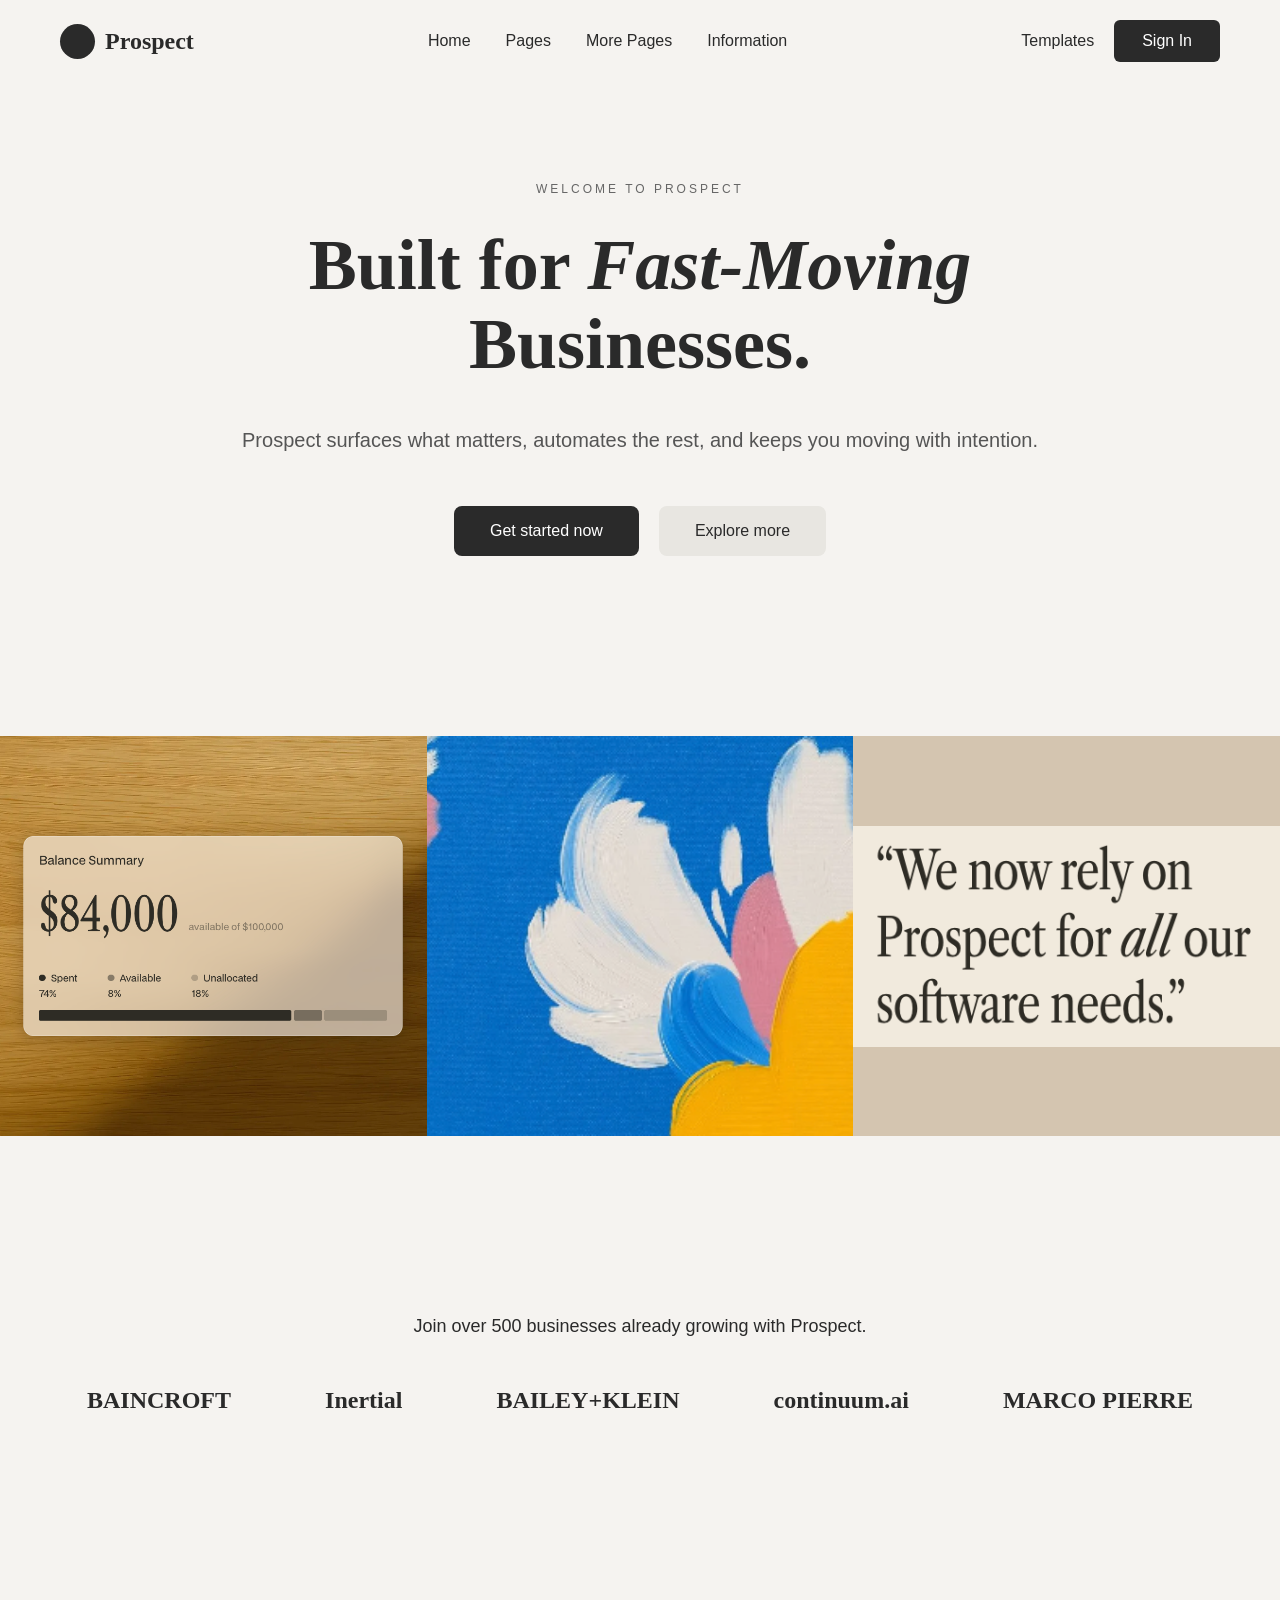
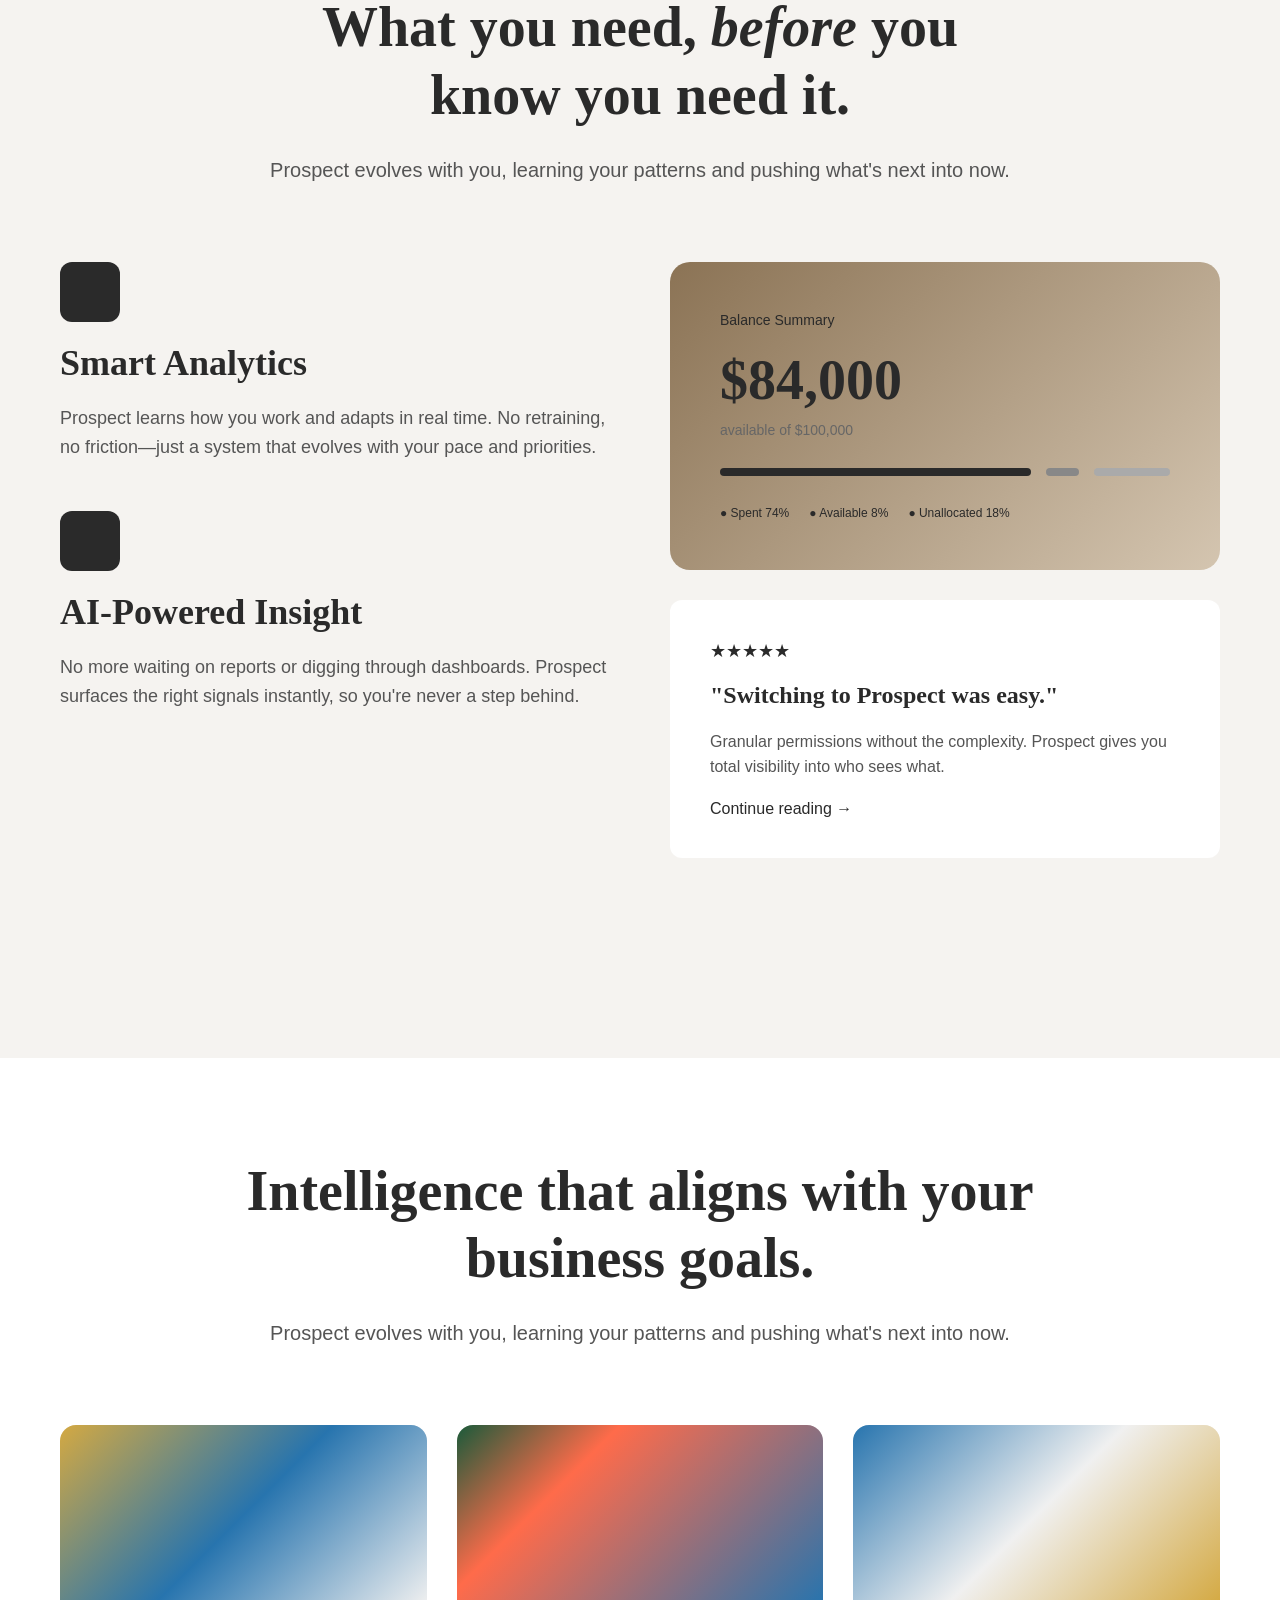
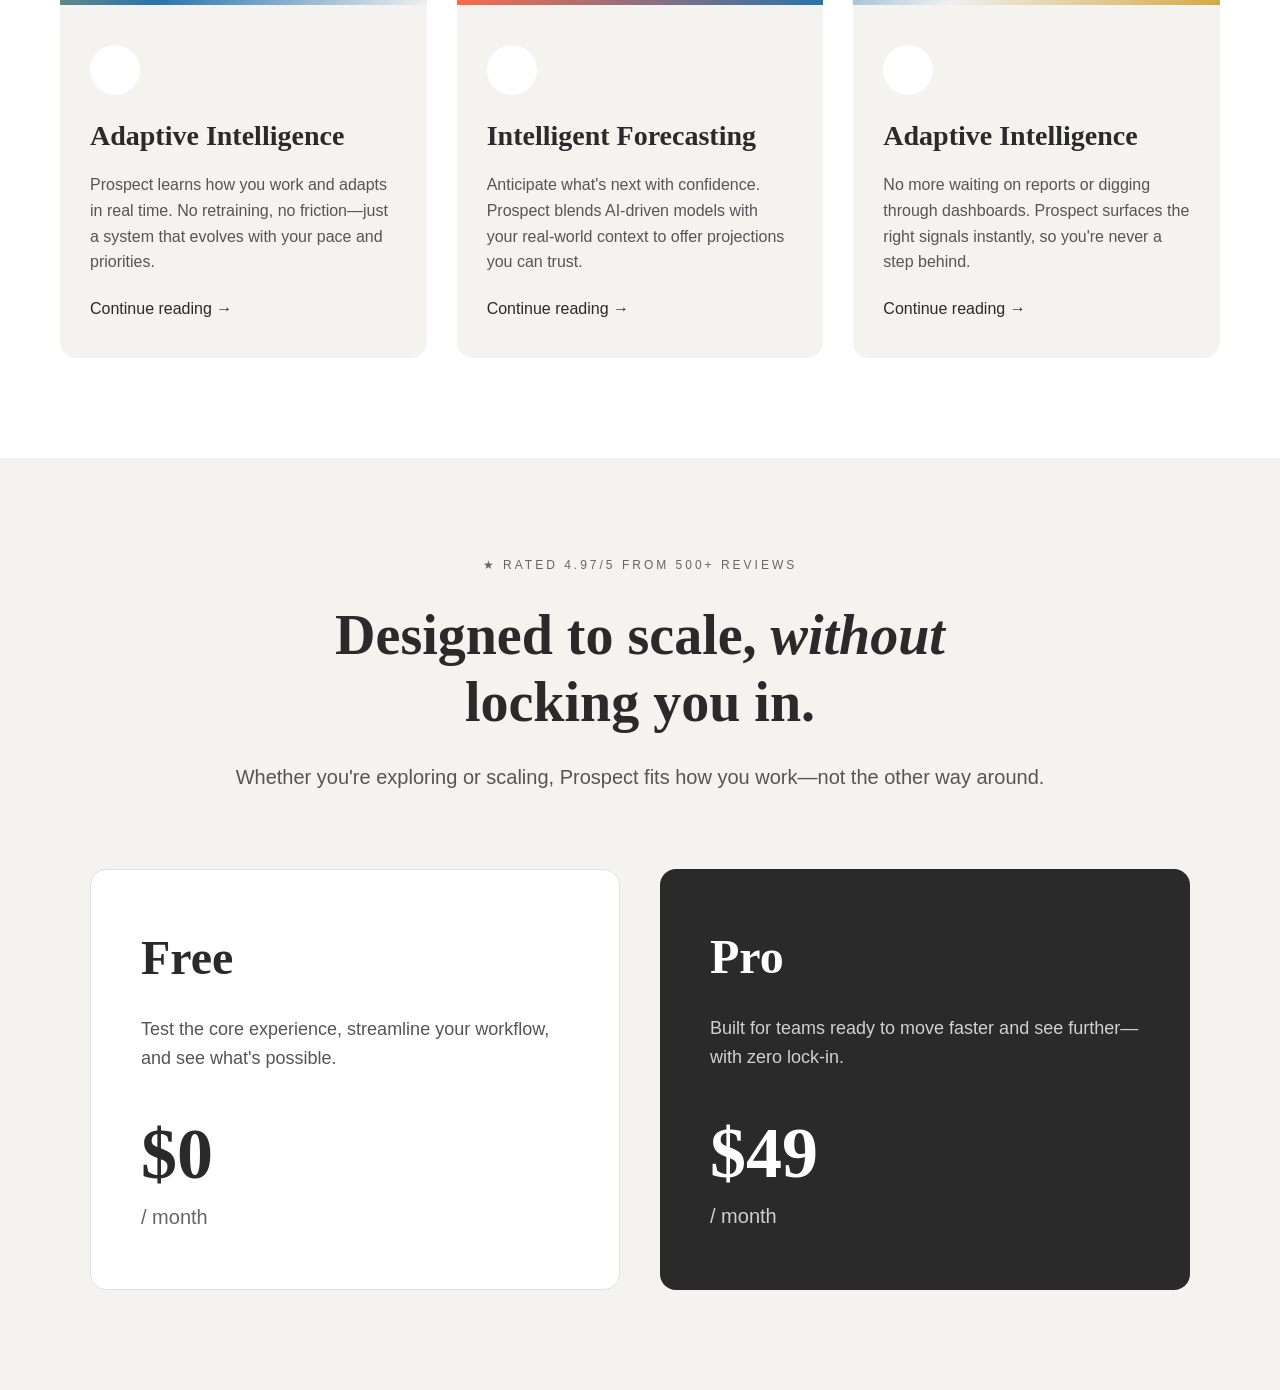
<file: index.html>
<!DOCTYPE html>
<html lang="en">
<head>
    <meta charset="UTF-8">
    <meta name="viewport" content="width=device-width, initial-scale=1.0">
    <title>Prospect - Financial Intelligence Platform</title>
    <link href="style.css" rel="stylesheet">
    
</head>
<body>
    <header>
        <div class="logo">
            <div class="logo-icon"></div>
            <span>Prospect</span>
        </div>
        <nav>
            <a href="#">Home</a>
            <a href="#">Pages</a>
            <a href="#">More Pages</a>
            <a href="#">Information</a>
        </nav>
        <div class="header-right">
            <button class="templates-btn">Templates</button>
            <a href="signinpage.html"><button class="buy-btn" >Sign In</button></a>
        </div>
    </header>

    <section class="hero">
        <div class="hero-subtitle">WELCOME TO PROSPECT</div>
        <h1>Built for <span class="italic">Fast-Moving</span><br>Businesses.</h1>
        <p>Prospect surfaces what matters, automates the rest, and keeps you moving with intention.</p>
        <div class="hero-buttons">
            <button class="btn-dark">Get started now</button>
            <button class="btn-light">Explore more</button>
        </div>
    </section>

   
    <div class="image-grid">
        <div class="grid-item"></div>
        <div class="grid-item"></div>
        <div class="grid-item"></div>
    </div>

    
    <section class="logos-section">
        <p>Join over 500 businesses already growing with Prospect.</p>
        <div class="logos">
            <div class="logo-item">BAINCROFT</div>
            <div class="logo-item">Inertial</div>
            <div class="logo-item">BAILEY+KLEIN</div>
            <div class="logo-item">continuum.ai</div>
            <div class="logo-item">MARCO PIERRE</div>
        </div>
    </section>

   
    <section class="features-section">
        <h2>What you need, <span class="italic">before</span> you<br>know you need it.</h2>
        <p class="subtitle">Prospect evolves with you, learning your patterns and pushing what's next into now.</p>
        
        <div class="features-grid">
            <div class="feature-left">
                <div class="feature-item">
                    <div class="feature-icon"></div>
                    <h3>Smart Analytics</h3>
                    <p>Prospect learns how you work and adapts in real time. No retraining, no friction—just a system that evolves with your pace and priorities.</p>
                </div>
                <div class="feature-item">
                    <div class="feature-icon"></div>
                    <h3>AI-Powered Insight</h3>
                    <p>No more waiting on reports or digging through dashboards. Prospect surfaces the right signals instantly, so you're never a step behind.</p>
                </div>
            </div>
            
            <div class="feature-right">
                <div class="balance-card">
                    <div class="balance-title">Balance Summary</div>
                    <div class="balance-amount">$84,000</div>
                    <div class="balance-subtitle">available of $100,000</div>
                    <div class="balance-bars">
                        <div style="width: 74%; height: 8px; background: #2a2a2a; border-radius: 4px;"></div>
                        <div style="width: 8%; height: 8px; background: #888; border-radius: 4px;"></div>
                        <div style="width: 18%; height: 8px; background: #aaa; border-radius: 4px;"></div>
                    </div>
                    <div style="display: flex; gap: 20px;">
                        <div class="bar-label">● Spent 74%</div>
                        <div class="bar-label">● Available 8%</div>
                        <div class="bar-label">● Unallocated 18%</div>
                    </div>
                </div>
                
                <div class="testimonial-card">
                    <div class="stars">★★★★★</div>
                    <h4>"Switching to Prospect was easy."</h4>
                    <p>Granular permissions without the complexity. Prospect gives you total visibility into who sees what.</p>
                    <a href="#" class="continue-link">Continue reading →</a>
                </div>
            </div>
        </div>
    </section>

   
    <section class="ai-section">
        <h2>Intelligence that aligns with <span class="italic">your</span><br>business goals.</h2>
        <p class="subtitle">Prospect evolves with you, learning your patterns and pushing what's next into now.</p>
        
        <div class="ai-cards">
            <div class="ai-card">
                <div class="ai-card-header"></div>
                <div class="ai-card-body">
                    <div class="ai-icon"></div>
                    <h3>Adaptive Intelligence</h3>
                    <p>Prospect learns how you work and adapts in real time. No retraining, no friction—just a system that evolves with your pace and priorities.</p>
                    <a href="#" class="continue-link">Continue reading →</a>
                </div>
            </div>
            
            <div class="ai-card">
                <div class="ai-card-header" style="background: linear-gradient(135deg, #1a5a3a 0%, #ff6b4a 30%, #2774ae 100%);"></div>
                <div class="ai-card-body">
                    <div class="ai-icon"></div>
                    <h3>Intelligent Forecasting</h3>
                    <p>Anticipate what's next with confidence. Prospect blends AI-driven models with your real-world context to offer projections you can trust.</p>
                    <a href="#" class="continue-link">Continue reading →</a>
                </div>
            </div>
            
            <div class="ai-card">
                <div class="ai-card-header" style="background: linear-gradient(135deg, #2774ae 0%, #f0f0f0 50%, #d4a942 100%);"></div>
                <div class="ai-card-body">
                    <div class="ai-icon"></div>
                    <h3>Adaptive Intelligence</h3>
                    <p>No more waiting on reports or digging through dashboards. Prospect surfaces the right signals instantly, so you're never a step behind.</p>
                    <a href="#" class="continue-link">Continue reading →</a>
                </div>
            </div>
        </div>
    </section>

   
    <section class="pricing-section">
        <div class="pricing-header">
            <div class="pricing-badge">★ RATED 4.97/5 FROM 500+ REVIEWS</div>
            <h2>Designed to scale, <span class="italic">without</span><br>locking you in.</h2>
            <p class="subtitle">Whether you're exploring or scaling, Prospect fits how you work—not the other way around.</p>
        </div>
        
        <div class="pricing-cards">
            <div class="pricing-card free">
                <h3 class="plan-name">Free</h3>
                <p class="plan-description">Test the core experience, streamline your workflow, and see what's possible.</p>
                <div class="price">$0</div>
                <div class="price-period">/ month</div>
            </div>
            
            <div class="pricing-card pro">
                <h3 class="plan-name">Pro</h3>
                <p class="plan-description">Built for teams ready to move faster and see further—with zero lock-in.</p>
                <div class="price">$49</div>
                <div class="price-period">/ month</div>
            </div>
        </div>
    </section>
</body>
</html>
</file>
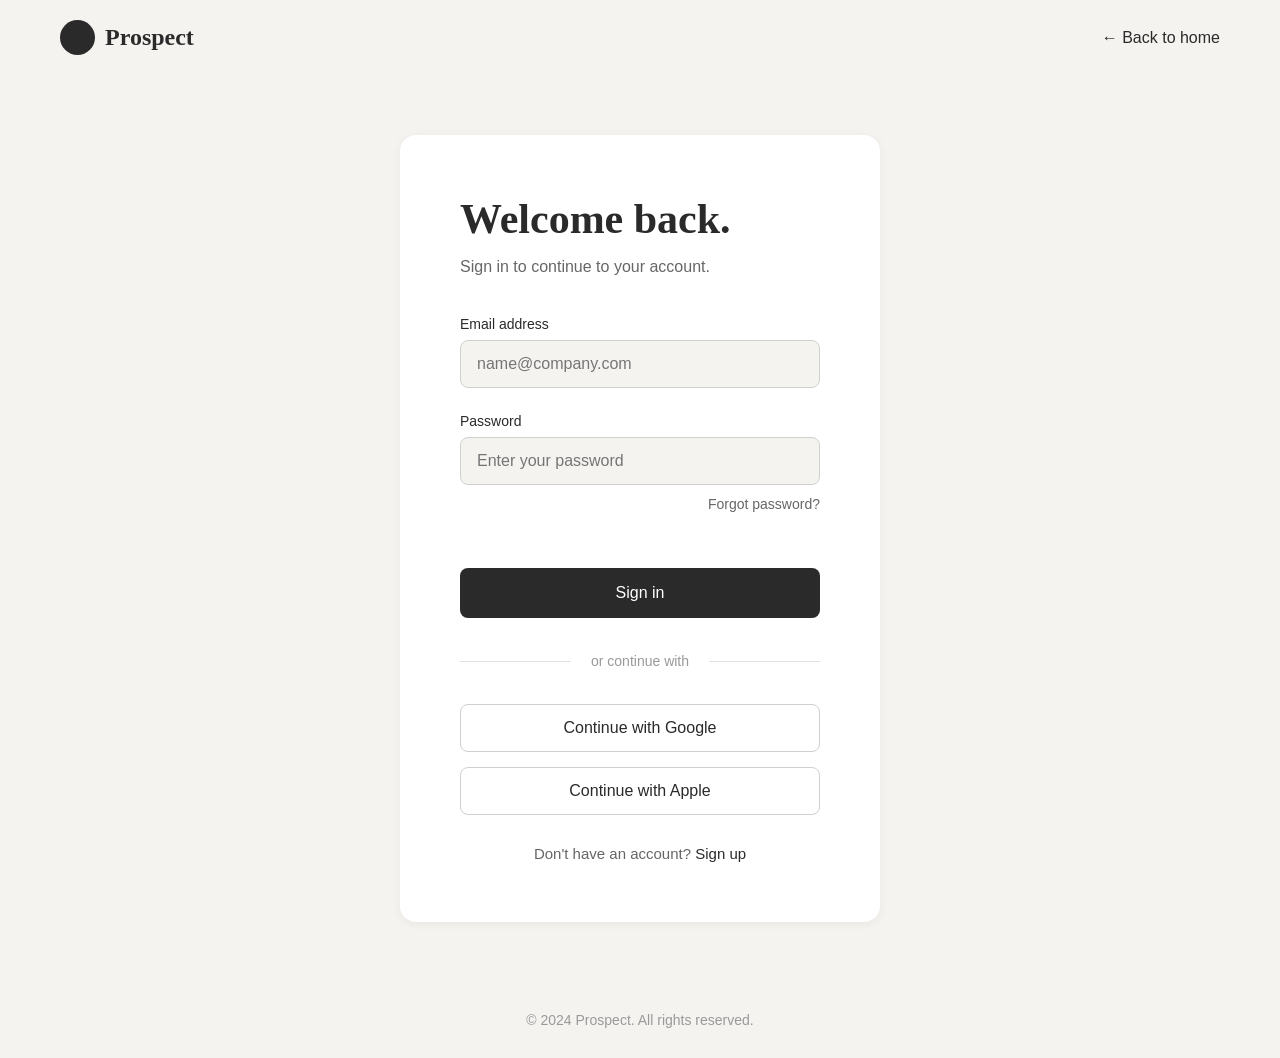
<file: signinpage.html>
<!DOCTYPE html>
<html lang="en">
<head>
    <meta charset="UTF-8">
    <meta name="viewport" content="width=device-width, initial-scale=1.0">
    <title>Sign In - Prospect</title>
    <style>
        * {
            margin: 0;
            padding: 0;
            box-sizing: border-box;
        }

        body {
            font-family: 'Georgia', serif;
            background-color: #f5f3f0;
            color: #2a2a2a;
            min-height: 100vh;
            display: flex;
            flex-direction: column;
        }

        /* Header */
        header {
            padding: 20px 60px;
            display: flex;
            justify-content: space-between;
            align-items: center;
        }

        .logo {
            display: flex;
            align-items: center;
            gap: 10px;
            font-size: 24px;
            font-weight: bold;
            color: #2a2a2a;
        }

        .logo-icon {
            width: 35px;
            height: 35px;
            background-color: #2a2a2a;
            border-radius: 50%;
        }

        .back-link {
            color: #2a2a2a;
            text-decoration: none;
            font-size: 16px;
            font-family: Arial, sans-serif;
        }

        /* Main Content */
        .signin-container {
            flex: 1;
            display: flex;
            align-items: center;
            justify-content: center;
            padding: 60px 20px;
        }

        .signin-box {
            background-color: white;
            padding: 60px;
            border-radius: 16px;
            width: 100%;
            max-width: 480px;
            box-shadow: 0 2px 10px rgba(0, 0, 0, 0.05);
        }

        .signin-box h1 {
            font-size: 42px;
            margin-bottom: 15px;
            color: #2a2a2a;
        }

        .signin-box .subtitle {
            font-size: 16px;
            color: #666;
            margin-bottom: 40px;
            font-family: Arial, sans-serif;
        }

        .form-group {
            margin-bottom: 25px;
        }

        label {
            display: block;
            font-size: 14px;
            margin-bottom: 8px;
            color: #2a2a2a;
            font-family: Arial, sans-serif;
            font-weight: 500;
        }

        input[type="email"],
        input[type="password"] {
            width: 100%;
            padding: 14px 16px;
            border: 1px solid #d0d0d0;
            border-radius: 8px;
            font-size: 16px;
            font-family: Arial, sans-serif;
            background-color: #f5f3f0;
            transition: border-color 0.3s;
        }

        input[type="email"]:focus,
        input[type="password"]:focus {
            outline: none;
            border-color: #2a2a2a;
        }

        .forgot-password {
            text-align: right;
            margin-top: 10px;
        }

        .forgot-password a {
            color: #666;
            text-decoration: none;
            font-size: 14px;
            font-family: Arial, sans-serif;
        }

        .forgot-password a:hover {
            color: #2a2a2a;
        }

        .signin-btn {
            width: 100%;
            padding: 16px;
            background-color: #2a2a2a;
            color: white;
            border: none;
            border-radius: 8px;
            font-size: 16px;
            font-weight: 500;
            cursor: pointer;
            margin-top: 30px;
            font-family: Arial, sans-serif;
            transition: background-color 0.3s;
        }

        .signin-btn:hover {
            background-color: #1a1a1a;
        }

        .divider {
            display: flex;
            align-items: center;
            margin: 35px 0;
            color: #999;
            font-size: 14px;
            font-family: Arial, sans-serif;
        }

        .divider::before,
        .divider::after {
            content: '';
            flex: 1;
            height: 1px;
            background-color: #e0e0e0;
        }

        .divider span {
            padding: 0 20px;
        }

        .social-signin {
            display: flex;
            flex-direction: column;
            gap: 15px;
        }

        .social-btn {
            width: 100%;
            padding: 14px;
            background-color: white;
            color: #2a2a2a;
            border: 1px solid #d0d0d0;
            border-radius: 8px;
            font-size: 16px;
            cursor: pointer;
            font-family: Arial, sans-serif;
            transition: all 0.3s;
        }

        .social-btn:hover {
            background-color: #f5f3f0;
            border-color: #2a2a2a;
        }

        .signup-link {
            text-align: center;
            margin-top: 30px;
            font-size: 15px;
            color: #666;
            font-family: Arial, sans-serif;
        }

        .signup-link a {
            color: #2a2a2a;
            text-decoration: none;
            font-weight: 500;
        }

        .signup-link a:hover {
            text-decoration: underline;
        }

        /* Footer */
        footer {
            text-align: center;
            padding: 30px;
            color: #999;
            font-size: 14px;
            font-family: Arial, sans-serif;
        }
    </style>
</head>
<body>
    <!-- Header -->
    <header>
        <div class="logo">
            <div class="logo-icon"></div>
            <span>Prospect</span>
        </div>
        <a href="#" class="back-link">← Back to home</a>
    </header>

    <!-- Sign In Container -->
    <div class="signin-container">
        <div class="signin-box">
            <h1>Welcome back.</h1>
            <p class="subtitle">Sign in to continue to your account.</p>

            <form>
                <div class="form-group">
                    <label for="email">Email address</label>
                    <input type="email" id="email" placeholder="name@company.com" required>
                </div>

                <div class="form-group">
                    <label for="password">Password</label>
                    <input type="password" id="password" placeholder="Enter your password" required>
                    <div class="forgot-password">
                        <a href="#">Forgot password?</a>
                    </div>
                </div>

                <button type="submit" class="signin-btn">Sign in</button>
            </form>

            <div class="divider">
                <span>or continue with</span>
            </div>

            <div class="social-signin">
                <button class="social-btn">Continue with Google</button>
                <button class="social-btn">Continue with Apple</button>
            </div>

            <div class="signup-link">
                Don't have an account? <a href="#">Sign up</a>
            </div>
        </div>
    </div>

    <!-- Footer -->
    <footer>
        © 2024 Prospect. All rights reserved.
    </footer>
</body>
</html>
</file>
<file: style.css>
* {
            margin: 0;
            padding: 0;
            box-sizing: border-box;
        }

        body {
            font-family: 'Georgia', serif;
            background-color: #f5f3f0;
            color: #2a2a2a;
        }

        header {
            padding: 20px 60px;
            display: flex;
            justify-content: space-between;
            align-items: center;
            background-color: #f5f3f0;
        }

        .logo {
            display: flex;
            align-items: center;
            gap: 10px;
            font-size: 24px;
            font-weight: bold;
            color: #2a2a2a;
        }

        .logo-icon {
            width: 35px;
            height: 35px;
            background-color: #2a2a2a;
            border-radius: 50%;
        }

        nav {
            display: flex;
            gap: 35px;
            align-items: center;
        }

        nav a {
            color: #2a2a2a;
            text-decoration: none;
            font-size: 16px;
            font-family: Arial, sans-serif;
        }

        .header-right {
            display: flex;
            gap: 20px;
            align-items: center;
        }

        .search-btn, .templates-btn {
            background: none;
            border: none;
            color: #2a2a2a;
            font-size: 16px;
            cursor: pointer;
            font-family: Arial, sans-serif;
        }

        .buy-btn {
            background-color: #2a2a2a;
            color: white;
            padding: 12px 28px;
            border: none;
            border-radius: 6px;
            cursor: pointer;
            font-size: 16px;
            font-family: Arial, sans-serif;
        }

        .hero {
            text-align: center;
            padding: 100px 60px 120px;
        }

        .hero-subtitle {
            font-size: 12px;
            letter-spacing: 3px;
            text-transform: uppercase;
            color: #666;
            margin-bottom: 30px;
            font-family: Arial, sans-serif;
        }

        .hero h1 {
            font-size: 72px;
            line-height: 1.1;
            margin-bottom: 40px;
            color: #2a2a2a;
        }

        .hero h1 .italic {
            font-style: italic;
        }

        .hero p {
            font-size: 20px;
            color: #555;
            margin-bottom: 50px;
            max-width: 800px;
            margin-left: auto;
            margin-right: auto;
            line-height: 1.6;
            font-family: Arial, sans-serif;
        }

        .hero-buttons {
            display: flex;
            gap: 20px;
            justify-content: center;
            margin-bottom: 60px;
        }

        .btn-dark {
            background-color: #2a2a2a;
            color: white;
            padding: 16px 36px;
            border: none;
            border-radius: 8px;
            cursor: pointer;
            font-size: 16px;
            font-family: Arial, sans-serif;
        }

        .btn-light {
            background-color: #e8e6e1;
            color: #2a2a2a;
            padding: 16px 36px;
            border: none;
            border-radius: 8px;
            cursor: pointer;
            font-size: 16px;
            font-family: Arial, sans-serif;
        }

        .ratings {
            display: flex;
            justify-content: center;
            align-items: center;
            gap: 15px;
        }

        .avatars {
            display: flex;
            margin-right: 10px;
        }

        .avatar {
            width: 40px;
            height: 40px;
            border-radius: 50%;
            border: 2px solid #f5f3f0;
            margin-left: -10px;
            background-color: #c4b5a0;
        }

        .avatar:first-child {
            margin-left: 0;
        }

        .rating-text {
            font-size: 14px;
            color: #555;
            font-family: Arial, sans-serif;
        }

        /* Image Grid Section */
        .image-grid {
            display: grid;
            grid-template-columns: repeat(3, 1fr);
            gap: 0;
            margin-bottom: 100px;
        }

        .grid-item {
            height: 400px;
            background-color: #d4c5b0;
        }

        .grid-item:nth-child(1) {
            background-image: url('assets/image1.png');
            background-size: cover;
            background-position: center;
            background-repeat: no-repeat;
        }

        .grid-item:nth-child(2) {
            background-image: url('assets/image2.png');
            background-size: cover;
            background-position: center;
            background-repeat: no-repeat;
        }

        .grid-item:nth-child(3) {
            background-image: url('assets/image3.png');
            background-size: contain;
            background-position: center;
            background-repeat: no-repeat;
        }

        .logos-section {
            text-align: center;
            padding: 80px 60px;
        }

        .logos-section p {
            font-size: 18px;
            margin-bottom: 50px;
            color: #2a2a2a;
            font-family: Arial, sans-serif;
        }

        .logos {
            display: flex;
            justify-content: space-around;
            align-items: center;
            max-width: 1200px;
            margin: 0 auto;
            flex-wrap: wrap;
            gap: 40px;
        }

        .logo-item {
            font-size: 24px;
            font-weight: bold;
            color: #2a2a2a;
            font-family: Georgia, serif;
        }

        .features-section {
            padding: 100px 60px;
        }

        .features-section h2 {
            font-size: 56px;
            text-align: center;
            margin-bottom: 30px;
            line-height: 1.2;
        }

        .features-section h2 .italic {
            font-style: italic;
        }

        .features-section .subtitle {
            text-align: center;
            font-size: 20px;
            color: #555;
            margin-bottom: 80px;
            max-width: 800px;
            margin-left: auto;
            margin-right: auto;
            font-family: Arial, sans-serif;
        }

        .features-grid {
            display: grid;
            grid-template-columns: repeat(2, 1fr);
            gap: 60px;
            margin-bottom: 100px;
        }

        .feature-left {
            display: flex;
            flex-direction: column;
            gap: 50px;
        }

        .feature-item h3 {
            font-size: 36px;
            margin-bottom: 20px;
        }

        .feature-item p {
            font-size: 18px;
            color: #555;
            line-height: 1.6;
            font-family: Arial, sans-serif;
        }

        .feature-icon {
            width: 60px;
            height: 60px;
            background-color: #2a2a2a;
            border-radius: 12px;
            margin-bottom: 20px;
        }

        .feature-right {
            display: flex;
            flex-direction: column;
            gap: 30px;
        }

        .testimonial-card {
            background-color: white;
            padding: 40px;
            border-radius: 12px;
        }

        .stars {
            color: #2a2a2a;
            margin-bottom: 20px;
            font-size: 18px;
        }

        .testimonial-card h4 {
            font-size: 24px;
            margin-bottom: 20px;
        }

        .testimonial-card p {
            font-size: 16px;
            color: #555;
            line-height: 1.6;
            margin-bottom: 20px;
            font-family: Arial, sans-serif;
        }

        .continue-link {
            color: #2a2a2a;
            text-decoration: none;
            font-size: 16px;
            font-family: Arial, sans-serif;
        }

        .balance-card {
            background: linear-gradient(135deg, #8b7355 0%, #d4c5b0 100%);
            padding: 50px;
            border-radius: 20px;
            color: #2a2a2a;
        }

        .balance-title {
            font-size: 14px;
            margin-bottom: 20px;
            font-family: Arial, sans-serif;
        }

        .balance-amount {
            font-size: 56px;
            font-weight: bold;
            margin-bottom: 10px;
        }

        .balance-subtitle {
            font-size: 14px;
            color: #666;
            margin-bottom: 30px;
            font-family: Arial, sans-serif;
        }

        .balance-bars {
            display: flex;
            gap: 15px;
            margin-bottom: 20px;
        }

        .bar-label {
            font-size: 12px;
            margin-top: 10px;
            font-family: Arial, sans-serif;
        }

        .ai-section {
            padding: 100px 60px;
            background-color: white;
        }

        .ai-section h2 {
            font-size: 56px;
            text-align: center;
            margin-bottom: 30px;
            line-height: 1.2;
        }

        .ai-section .subtitle {
            text-align: center;
            font-size: 20px;
            color: #555;
            margin-bottom: 80px;
            font-family: Arial, sans-serif;
        }

        .ai-cards {
            display: grid;
            grid-template-columns: repeat(3, 1fr);
            gap: 30px;
        }

        .ai-card {
            background-color: #f5f3f0;
            border-radius: 16px;
            overflow: hidden;
        }

        .ai-card-header {
            height: 180px;
            background: linear-gradient(135deg, #d4a942 0%, #2774ae 50%, #f0f0f0 100%);
        }

        .ai-card-body {
            padding: 40px 30px;
        }

        .ai-icon {
            width: 50px;
            height: 50px;
            background-color: white;
            border-radius: 50%;
            margin-bottom: 25px;
        }

        .ai-card h3 {
            font-size: 28px;
            margin-bottom: 20px;
        }

        .ai-card p {
            font-size: 16px;
            color: #555;
            line-height: 1.6;
            margin-bottom: 25px;
            font-family: Arial, sans-serif;
        }

        .pricing-section {
            padding: 100px 60px;
        }

        .pricing-header {
            text-align: center;
            margin-bottom: 80px;
        }

        .pricing-badge {
            font-size: 12px;
            letter-spacing: 3px;
            text-transform: uppercase;
            color: #666;
            margin-bottom: 30px;
            font-family: Arial, sans-serif;
        }

        .pricing-section h2 {
            font-size: 56px;
            margin-bottom: 30px;
            line-height: 1.2;
        }

        .pricing-section h2 .italic {
            font-style: italic;
        }

        .pricing-section .subtitle {
            font-size: 20px;
            color: #555;
            font-family: Arial, sans-serif;
        }

        .pricing-cards {
            display: grid;
            grid-template-columns: repeat(2, 1fr);
            gap: 40px;
            max-width: 1100px;
            margin: 0 auto;
        }

        .pricing-card {
            padding: 60px 50px;
            border-radius: 16px;
        }

        .pricing-card.free {
            background-color: white;
            border: 1px solid #e0e0e0;
        }

        .pricing-card.pro {
            background-color: #2a2a2a;
            color: white;
        }

        .plan-name {
            font-size: 48px;
            margin-bottom: 30px;
        }

        .plan-description {
            font-size: 18px;
            margin-bottom: 40px;
            line-height: 1.6;
            font-family: Arial, sans-serif;
        }

        .pricing-card.free .plan-description {
            color: #555;
        }

        .pricing-card.pro .plan-description {
            color: #d0d0d0;
        }

        .price {
            font-size: 72px;
            font-weight: bold;
            margin-bottom: 10px;
        }

        .price-period {
            font-size: 20px;
            color: #666;
            font-family: Arial, sans-serif;
        }

        .pricing-card.pro .price-period {
            color: #d0d0d0;
        }
</file>
